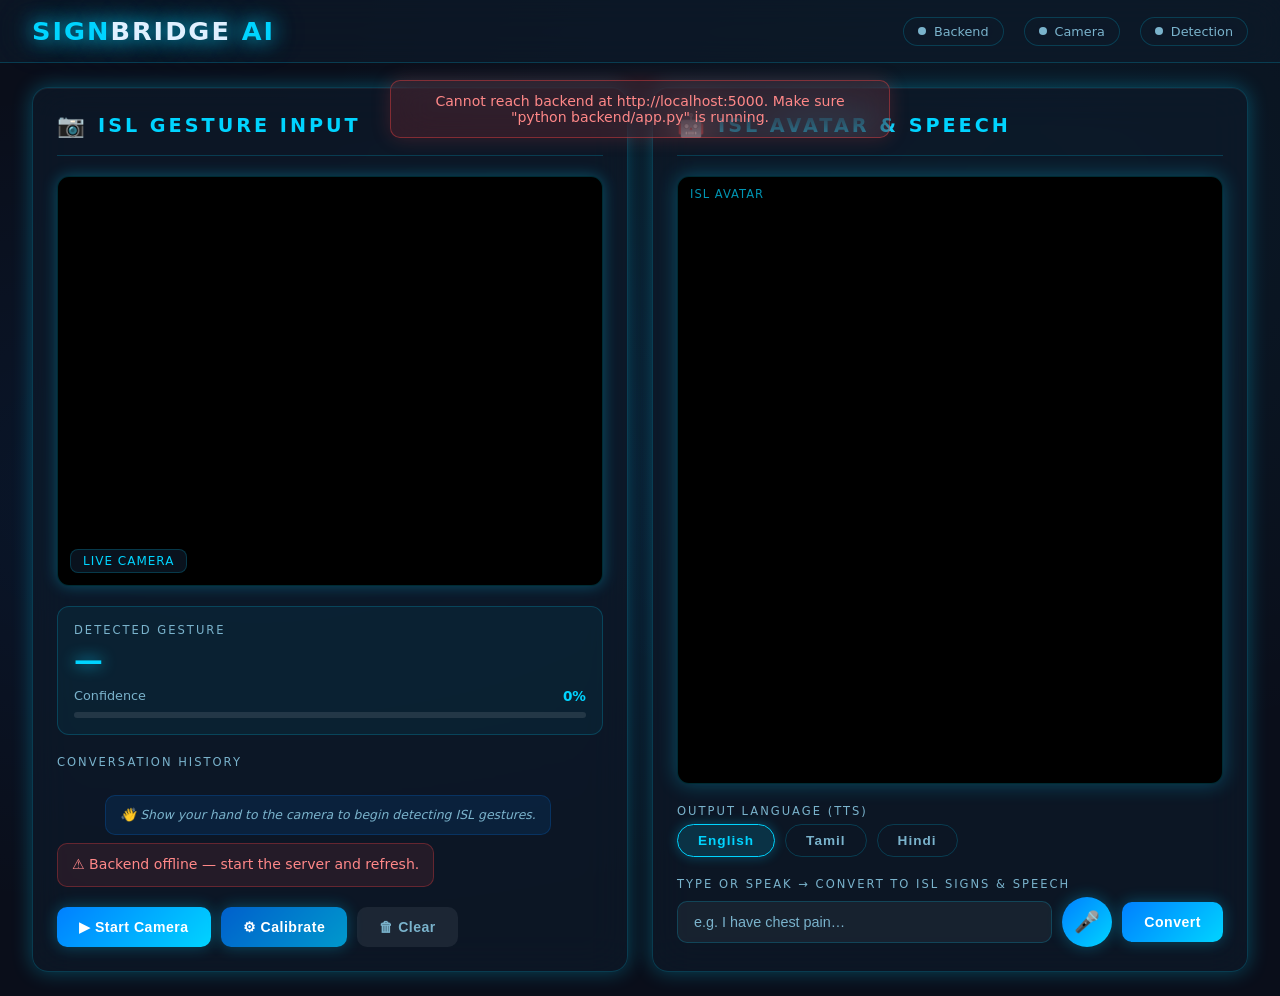
<file: frontend/index.html>
<!DOCTYPE html>
<html lang="en">
<head>
  <meta charset="UTF-8" />
  <meta name="viewport" content="width=device-width, initial-scale=1.0" />
  <title>SignBridge AI — ISL ↔ Speech</title>
  <link rel="stylesheet" href="style.css" />
</head>
<body>

  <!-- Loading overlay (shown while backend + camera initialise) -->
  <div class="loading-overlay visible" id="loadingOverlay">
    <div class="loading-spinner"></div>
    <p class="loading-text" id="loadingText">Connecting to backend…</p>
  </div>

  <!-- Error banner (transient messages) -->
  <div class="error-banner" id="errorBanner"></div>

  <!-- ── Header ──────────────────────────────────────────────────────── -->
  <header>
    <div class="logo">SIGN<span>BRIDGE</span> AI</div>
    <div class="header-status">
      <div class="status-indicator">
        <div class="status-dot" id="dotBackend"></div>
        <span>Backend</span>
      </div>
      <div class="status-indicator">
        <div class="status-dot" id="dotCamera"></div>
        <span>Camera</span>
      </div>
      <div class="status-indicator">
        <div class="status-dot" id="dotDetecting"></div>
        <span>Detection</span>
      </div>
    </div>
  </header>

  <!-- ── Main two-column layout ──────────────────────────────────────── -->
  <main class="container">

    <!-- LEFT PANEL: Camera feed + gesture detection -->
    <section class="panel">
      <div class="panel-title">
        <span class="icon">📷</span> ISL Gesture Input
      </div>

      <!-- Camera + landmark overlay -->
      <div class="video-container">
        <video id="videoFeed" autoplay muted playsinline></video>
        <canvas id="overlayCanvas"></canvas>
        <span class="video-overlay-label">Live Camera</span>
      </div>

      <!-- Prediction card -->
      <div class="prediction-display">
        <div class="section-label">Detected Gesture</div>
        <div class="prediction-label" id="predictionLabel">—</div>
        <div class="prediction-meta">
          <span class="confidence-label">Confidence</span>
          <span class="confidence-value" id="confidenceValue">0%</span>
        </div>
        <div class="confidence-bar-track">
          <div class="confidence-bar-fill" id="confidenceBar"></div>
        </div>
      </div>

      <!-- Conversation log -->
      <div class="section-label">Conversation History</div>
      <div class="chat-history" id="chatHistory">
        <div class="chat-message system">
          👋 Show your hand to the camera to begin detecting ISL gestures.
        </div>
      </div>

      <!-- Camera controls -->
      <div style="display:flex;gap:10px;flex-wrap:wrap;">
        <button class="btn btn-primary" id="btnStartCamera">▶ Start Camera</button>
        <button class="btn btn-primary" id="btnCalibrate"
                style="background:linear-gradient(135deg,#0060cc,#0099cc);">
          ⚙ Calibrate
        </button>
        <button class="btn btn-primary" id="btnClearChat"
                style="background:rgba(255,255,255,0.07);color:var(--text-secondary);box-shadow:none;">
          🗑 Clear
        </button>
      </div>
    </section>

    <!-- RIGHT PANEL: Avatar + text/speech input -->
    <section class="panel">
      <div class="panel-title">
        <span class="icon">🤖</span> ISL Avatar &amp; Speech
      </div>

      <!-- Avatar canvas -->
      <div class="avatar-container">
        <canvas id="avatarCanvas"></canvas>
        <span class="avatar-label">ISL Avatar</span>
      </div>

      <!-- Language selector -->
      <div>
        <div class="section-label">Output Language (TTS)</div>
        <div class="lang-selector">
          <button class="lang-btn active" data-lang="en">English</button>
          <button class="lang-btn" data-lang="ta">Tamil</button>
          <button class="lang-btn" data-lang="hi">Hindi</button>
        </div>
      </div>

      <!-- Text input + mic + send -->
      <div>
        <div class="section-label">Type or Speak → Convert to ISL Signs &amp; Speech</div>
        <div class="input-group">
          <input
            type="text"
            class="text-input"
            id="textInput"
            placeholder="e.g. I have chest pain…"
            autocomplete="off"
          />
          <button class="mic-btn" id="micBtn" title="Voice Input">🎤</button>
          <button class="btn btn-primary" id="sendBtn">Convert</button>
        </div>
      </div>

      <!-- Listening indicator -->
      <div class="listening-indicator" id="listeningIndicator">
        <div class="listening-bars">
          <div class="listening-bar"></div>
          <div class="listening-bar"></div>
          <div class="listening-bar"></div>
          <div class="listening-bar"></div>
          <div class="listening-bar"></div>
        </div>
        <span>Listening…</span>
      </div>

      <!-- NLP result tokens -->
      <div id="tokenDisplay" style="display:none;">
        <div class="section-label">ISL Tokens</div>
        <div id="tokenList"
             style="display:flex;gap:8px;flex-wrap:wrap;margin-top:4px;"></div>
      </div>
    </section>

  </main>

  <!-- Scripts (order matters: speech + avatar before app) -->
  <script src="avatar.js"></script>
  <script src="speech.js"></script>
  <script src="app.js"></script>
</body>
</html>
</file>
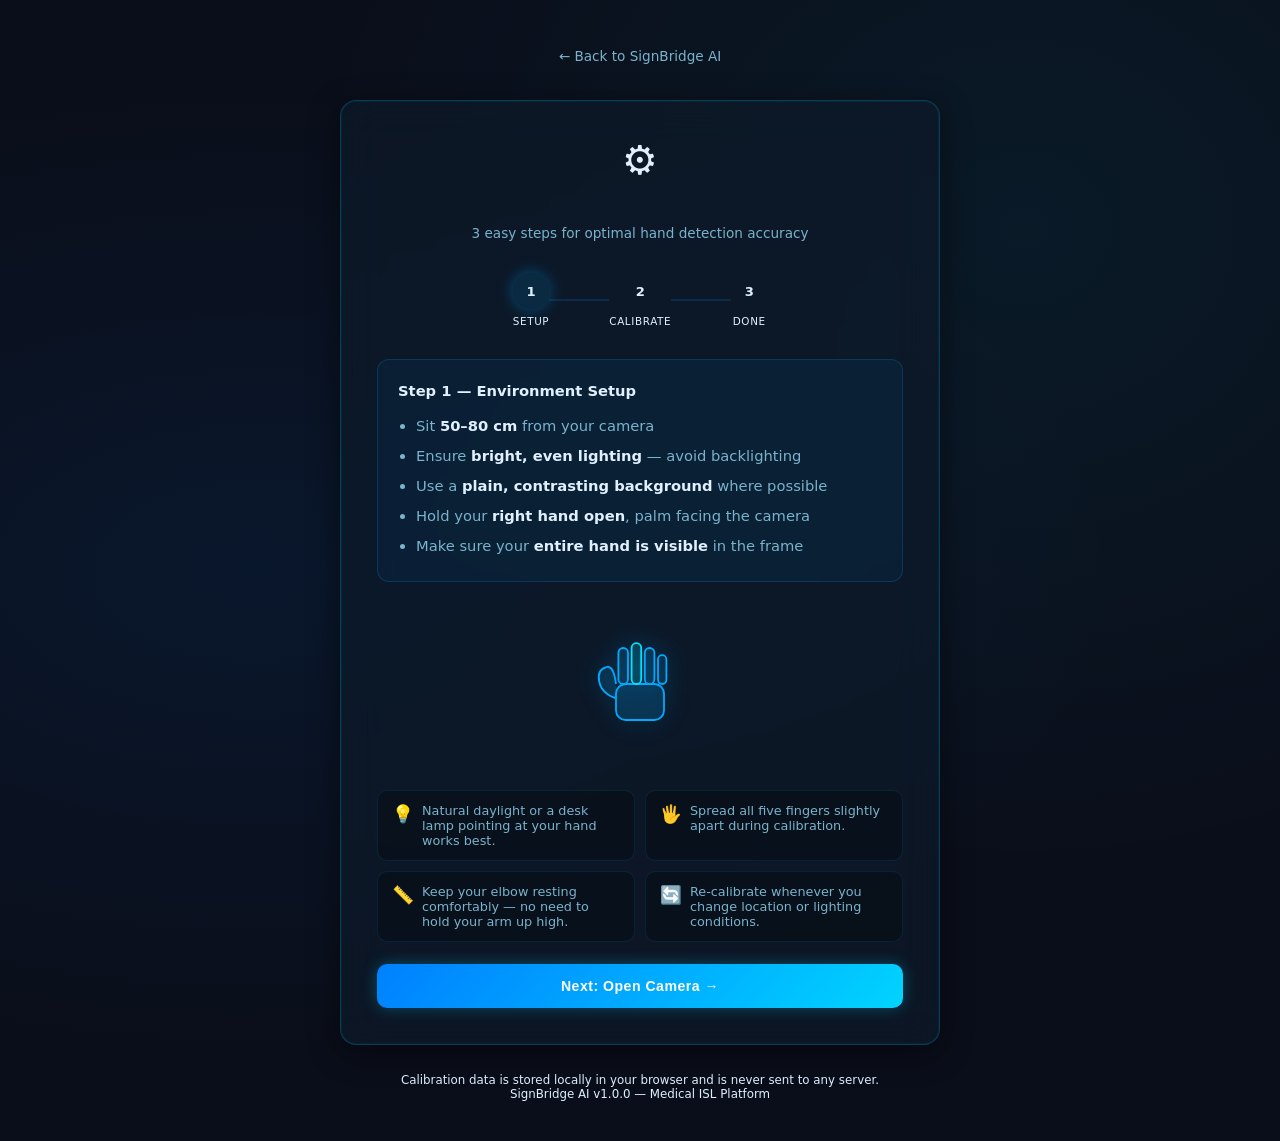
<file: frontend/calibration.html>
<!DOCTYPE html>
<html lang="en">
<head>
  <meta charset="UTF-8" />
  <meta name="viewport" content="width=device-width, initial-scale=1.0" />
  <title>SignBridge AI — Camera Calibration</title>
  <link rel="stylesheet" href="style.css" />
  <style>
    .calib-page {
      min-height: 100vh;
      display: flex;
      flex-direction: column;
      align-items: center;
      justify-content: flex-start;
      padding: 40px 20px;
      gap: 28px;
    }

    .calib-card {
      width: 100%;
      max-width: 600px;
      background: var(--glass-bg);
      backdrop-filter: blur(20px);
      -webkit-backdrop-filter: blur(20px);
      border: 1px solid var(--glass-border);
      border-radius: var(--panel-radius);
      padding: 36px;
      box-shadow:
        0 8px 32px rgba(0,0,0,0.45),
        0 0 0 1px rgba(0,170,255,0.08) inset;
      position: relative;
      overflow: hidden;
    }

    .calib-card::before {
      content: '';
      position: absolute;
      top: 0; left: 0; right: 0;
      height: 1px;
      background: linear-gradient(90deg, transparent, var(--neon-blue), transparent);
      opacity: 0.6;
    }

    .calib-header {
      text-align: center;
      margin-bottom: 32px;
    }

    .calib-logo {
      font-size: 2.5rem;
      margin-bottom: 10px;
      animation: float 3s ease-in-out infinite;
    }

    .calib-title {
      font-size: 1.4rem;
      font-weight: 700;
      background: linear-gradient(90deg, var(--neon-blue), var(--neon-cyan));
      -webkit-background-clip: text;
      -webkit-text-fill-color: transparent;
      background-clip: text;
      margin-bottom: 6px;
    }

    .calib-subtitle {
      font-size: 0.85rem;
      color: var(--text-secondary);
    }

    .step-indicators {
      display: flex;
      align-items: center;
      justify-content: center;
      gap: 0;
      margin-bottom: 32px;
    }

    .step-circle {
      width: 36px;
      height: 36px;
      border-radius: 50%;
      display: flex;
      align-items: center;
      justify-content: center;
      font-size: 0.82rem;
      font-weight: 700;
      border: 2px solid var(--text-dim);
      color: var(--text-dim);
      transition: all var(--transition-med);
      position: relative;
      z-index: 1;
      background: var(--navy-dark);
    }

    .step-circle.active {
      border-color: var(--neon-blue);
      color: var(--neon-blue);
      box-shadow: 0 0 16px rgba(0,170,255,0.40);
      background: rgba(0,170,255,0.12);
    }

    .step-circle.completed {
      border-color: var(--success);
      color: var(--success);
      background: rgba(0,255,136,0.12);
    }

    .step-connector {
      flex: 1;
      max-width: 60px;
      height: 2px;
      background: rgba(0,170,255,0.15);
      transition: background var(--transition-med);
    }

    .step-connector.completed {
      background: var(--success);
      box-shadow: 0 0 6px rgba(0,255,136,0.35);
    }

    .step-label {
      font-size: 0.65rem;
      color: var(--text-dim);
      text-align: center;
      margin-top: 6px;
      text-transform: uppercase;
      letter-spacing: 0.06em;
    }

    .step-wrap {
      display: flex;
      flex-direction: column;
      align-items: center;
    }

    .step-content {
      display: none;
      flex-direction: column;
      gap: 22px;
      animation: fade-in 0.35s ease both;
    }

    .step-content.active {
      display: flex;
    }

    .instruction-box {
      background: rgba(0,170,255,0.06);
      border: 1px solid rgba(0,170,255,0.18);
      border-radius: 12px;
      padding: 18px 20px;
      line-height: 1.7;
      color: var(--text-secondary);
      font-size: 0.92rem;
    }

    .instruction-box strong {
      color: var(--text-primary);
    }

    .instruction-box ul {
      margin-top: 10px;
      padding-left: 18px;
    }

    .instruction-box li {
      margin-bottom: 5px;
    }

    .hand-diagram {
      text-align: center;
      padding: 20px;
    }

    .hand-diagram svg {
      width: 120px;
      height: 120px;
      filter: drop-shadow(0 0 12px rgba(0,170,255,0.45));
    }

    .live-feed-container {
      position: relative;
      width: 100%;
      aspect-ratio: 4/3;
      border-radius: 14px;
      overflow: hidden;
      border: 2px solid var(--glass-border);
      background: #010913;
      box-shadow: 0 0 24px rgba(0,170,255,0.12), 0 4px 16px rgba(0,0,0,0.50);
      transition: border-color var(--transition-med), box-shadow var(--transition-med);
    }

    .live-feed-container.active {
      border-color: var(--neon-blue);
      box-shadow: 0 0 32px rgba(0,170,255,0.22), 0 4px 20px rgba(0,0,0,0.55);
    }

    #calibFeed {
      width: 100%;
      height: 100%;
      object-fit: cover;
      transform: scaleX(-1);
      display: block;
    }

    .countdown-wrap {
      display: flex;
      flex-direction: column;
      align-items: center;
      gap: 14px;
    }

    .countdown-text {
      font-size: 0.85rem;
      color: var(--text-secondary);
      text-align: center;
    }

    .sample-count {
      font-size: 0.8rem;
      color: var(--neon-blue);
      font-family: var(--font-mono);
      font-weight: 600;
    }

    .success-container {
      display: flex;
      flex-direction: column;
      align-items: center;
      gap: 18px;
      text-align: center;
      padding: 20px 0;
    }

    .success-emoji {
      font-size: 4.5rem;
      animation: bounce-in 0.6s cubic-bezier(0.34,1.56,0.64,1) both;
    }

    .success-title {
      font-size: 1.3rem;
      font-weight: 700;
      color: var(--success);
      text-shadow: 0 0 18px rgba(0,255,136,0.40);
    }

    .success-description {
      font-size: 0.88rem;
      color: var(--text-secondary);
      max-width: 380px;
      line-height: 1.65;
    }

    .accuracy-badge {
      display: flex;
      align-items: center;
      gap: 10px;
      padding: 12px 20px;
      background: rgba(0,255,136,0.10);
      border: 1px solid rgba(0,255,136,0.30);
      border-radius: 12px;
    }

    .accuracy-value {
      font-size: 1.6rem;
      font-weight: 700;
      color: var(--success);
      font-family: var(--font-mono);
    }

    .accuracy-label {
      font-size: 0.78rem;
      color: var(--text-secondary);
    }

    .back-link {
      display: inline-flex;
      align-items: center;
      gap: 7px;
      color: var(--text-secondary);
      font-size: 0.85rem;
      text-decoration: none;
      padding: 8px 0;
      transition: color var(--transition-fast);
    }

    .back-link:hover {
      color: var(--neon-blue);
    }

    .tips-grid {
      display: grid;
      grid-template-columns: 1fr 1fr;
      gap: 10px;
    }

    .tip-card {
      background: rgba(0,0,0,0.25);
      border: 1px solid rgba(0,170,255,0.12);
      border-radius: 10px;
      padding: 12px 14px;
      font-size: 0.80rem;
      color: var(--text-secondary);
      display: flex;
      gap: 8px;
      align-items: flex-start;
    }

    .tip-card-icon {
      font-size: 1.1rem;
      flex-shrink: 0;
      margin-top: 1px;
    }

    @media (max-width: 480px) {
      .calib-card { padding: 22px 16px; }
      .tips-grid  { grid-template-columns: 1fr; }
    }
  </style>
</head>
<body>

  <div class="calib-page">

    <!-- Back link -->
    <a href="index.html" class="back-link" aria-label="Back to main application">
      ← Back to SignBridge AI
    </a>

    <!-- Main Calibration Card -->
    <div class="calib-card" role="main">

      <!-- Header -->
      <div class="calib-header">
        <div class="calib-logo" aria-hidden="true">⚙️</div>
        <h1 class="calib-title">Camera Calibration</h1>
        <p class="calib-subtitle">3 easy steps for optimal hand detection accuracy</p>
      </div>

      <!-- Step Indicators -->
      <div class="step-indicators" role="progressbar" aria-label="Calibration steps" aria-valuenow="1" aria-valuemin="1" aria-valuemax="3">
        <div class="step-wrap">
          <div class="step-circle active" id="stepCircle1" aria-label="Step 1: Instructions">1</div>
          <div class="step-label">Setup</div>
        </div>
        <div class="step-connector" id="connector12"></div>
        <div class="step-wrap">
          <div class="step-circle" id="stepCircle2" aria-label="Step 2: Calibrate">2</div>
          <div class="step-label">Calibrate</div>
        </div>
        <div class="step-connector" id="connector23"></div>
        <div class="step-wrap">
          <div class="step-circle" id="stepCircle3" aria-label="Step 3: Complete">3</div>
          <div class="step-label">Done</div>
        </div>
      </div>

      <!-- ── STEP 1: Instructions ── -->
      <div id="stepContent1" class="step-content active">
        <div class="instruction-box">
          <strong>Step 1 — Environment Setup</strong>
          <ul>
            <li>Sit <strong>50–80 cm</strong> from your camera</li>
            <li>Ensure <strong>bright, even lighting</strong> — avoid backlighting</li>
            <li>Use a <strong>plain, contrasting background</strong> where possible</li>
            <li>Hold your <strong>right hand open</strong>, palm facing the camera</li>
            <li>Make sure your <strong>entire hand is visible</strong> in the frame</li>
          </ul>
        </div>

        <div class="hand-diagram" aria-hidden="true">
          <svg viewBox="0 0 100 100" fill="none" xmlns="http://www.w3.org/2000/svg">
            <!-- Palm -->
            <rect x="30" y="50" width="40" height="30" rx="8" fill="rgba(0,170,255,0.15)" stroke="#00aaff" stroke-width="1.5"/>
            <!-- Thumb -->
            <path d="M30 62 Q18 58 16 48 Q14 38 22 36 Q28 34 30 50" fill="rgba(0,170,255,0.12)" stroke="#00aaff" stroke-width="1.5"/>
            <!-- Index -->
            <rect x="32" y="20" width="8" height="30" rx="4" fill="rgba(0,170,255,0.12)" stroke="#00aaff" stroke-width="1.5"/>
            <!-- Middle -->
            <rect x="43" y="16" width="8" height="34" rx="4" fill="rgba(0,229,255,0.15)" stroke="#00e5ff" stroke-width="1.5"/>
            <!-- Ring -->
            <rect x="54" y="20" width="8" height="30" rx="4" fill="rgba(0,170,255,0.12)" stroke="#00aaff" stroke-width="1.5"/>
            <!-- Pinky -->
            <rect x="65" y="26" width="7" height="24" rx="3.5" fill="rgba(0,170,255,0.10)" stroke="#00aaff" stroke-width="1.5"/>
          </svg>
        </div>

        <div class="tips-grid">
          <div class="tip-card">
            <span class="tip-card-icon">💡</span>
            <span>Natural daylight or a desk lamp pointing at your hand works best.</span>
          </div>
          <div class="tip-card">
            <span class="tip-card-icon">🖐️</span>
            <span>Spread all five fingers slightly apart during calibration.</span>
          </div>
          <div class="tip-card">
            <span class="tip-card-icon">📏</span>
            <span>Keep your elbow resting comfortably — no need to hold your arm up high.</span>
          </div>
          <div class="tip-card">
            <span class="tip-card-icon">🔄</span>
            <span>Re-calibrate whenever you change location or lighting conditions.</span>
          </div>
        </div>

        <button id="goStep2Btn" class="btn btn-primary" style="width:100%;justify-content:center;padding:14px;">
          Next: Open Camera →
        </button>
      </div>

      <!-- ── STEP 2: Live Camera + Countdown ── -->
      <div id="stepContent2" class="step-content">
        <div class="instruction-box">
          <strong>Step 2 — Hold Still</strong><br>
          Position your open hand in the centre of the frame and keep it still while we sample 30 frames.
        </div>

        <div class="live-feed-container" id="liveFeedContainer">
          <video id="calibFeed" autoplay muted playsinline aria-label="Calibration camera feed"></video>
        </div>

        <div class="countdown-wrap">
          <div class="countdown-ring" aria-label="Calibration countdown timer">
            <svg width="80" height="80">
              <circle class="countdown-bg" cx="40" cy="40" r="34"
                stroke-dasharray="213.6" stroke-dashoffset="0" />
              <circle class="countdown-fg" id="calibCircle" cx="40" cy="40" r="34"
                stroke-dasharray="213.6" stroke-dashoffset="213.6" />
            </svg>
            <div class="countdown-number" id="calibNum">30</div>
          </div>
          <div class="countdown-text" id="calibStatus">
            Press <strong>Start</strong> when your hand is positioned.
          </div>
          <div class="sample-count" id="sampleCount">Samples: 0 / 30</div>
        </div>

        <div class="progress-bar-wrap">
          <div id="calibFill" class="progress-bar-fill" style="width:0%"></div>
        </div>

        <button id="startCalibBtn" class="btn btn-primary" style="width:100%;justify-content:center;padding:14px;">
          ▶ Start Calibration
        </button>
        <button id="backStep1Btn" class="btn btn-secondary" style="width:100%;justify-content:center;">
          ← Back
        </button>
      </div>

      <!-- ── STEP 3: Success ── -->
      <div id="stepContent3" class="step-content">
        <div class="success-container">
          <div class="success-emoji" role="img" aria-label="Calibration successful">✅</div>
          <h2 class="success-title">Calibration Complete!</h2>
          <p class="success-description">
            Your camera baseline has been saved. SignBridge AI will now deliver
            improved hand detection accuracy tailored to your environment.
          </p>
          <div class="accuracy-badge">
            <div>
              <div class="accuracy-value" id="accuracyDisplay">98%</div>
              <div class="accuracy-label">Estimated Accuracy</div>
            </div>
            <div style="color:var(--success);font-size:1.8rem;">📈</div>
          </div>
        </div>

        <div class="btn-row" style="flex-direction:column;gap:10px;">
          <a href="index.html" class="btn btn-success" style="width:100%;justify-content:center;padding:14px;text-decoration:none;">
            🚀 Start Using SignBridge AI
          </a>
          <button id="recalibrateBtn" class="btn btn-secondary" style="width:100%;justify-content:center;">
            🔄 Re-calibrate
          </button>
        </div>
      </div>

    </div>

    <!-- Footer note -->
    <p style="font-size:0.74rem;color:var(--text-dim);text-align:center;max-width:500px;">
      Calibration data is stored locally in your browser and is never sent to any server.
      <br>SignBridge AI v1.0.0 — Medical ISL Platform
    </p>

  </div><!-- end calib-page -->

  <!-- Toast Container -->
  <div id="toastContainer" class="toast-container" aria-live="polite"></div>

  <script>
    /* ── Calibration Page Script ── */
    const calibState = {
      stream:         null,
      countdown:      null,
      timeLeft:       30,
      samplesTaken:   0,
      totalSamples:   30,
    };

    const circumference = 213.6;

    /* DOM refs */
    const stepCircles   = [1,2,3].map(i => document.getElementById(`stepCircle${i}`));
    const connectors    = [
      document.getElementById('connector12'),
      document.getElementById('connector23'),
    ];
    const stepContents  = [1,2,3].map(i => document.getElementById(`stepContent${i}`));
    const calibFeed     = document.getElementById('calibFeed');
    const calibCircle   = document.getElementById('calibCircle');
    const calibNum      = document.getElementById('calibNum');
    const calibFill     = document.getElementById('calibFill');
    const calibStatus   = document.getElementById('calibStatus');
    const sampleCount   = document.getElementById('sampleCount');
    const liveFeedCont  = document.getElementById('liveFeedContainer');
    const accuracyDisp  = document.getElementById('accuracyDisplay');

    function goStep(n) {
      stepContents.forEach((s, i) => {
        s.classList.toggle('active', i + 1 === n);
      });
      stepCircles.forEach((c, i) => {
        c.classList.toggle('active',    i + 1 === n);
        c.classList.toggle('completed', i + 1 < n);
      });
      connectors.forEach((c, i) => {
        c.classList.toggle('completed', i + 1 < n);
      });
    }

    /* Step 1 → 2 */
    document.getElementById('goStep2Btn').addEventListener('click', async () => {
      goStep(2);
      await startCalibCamera();
    });

    /* Step 2 back */
    document.getElementById('backStep1Btn').addEventListener('click', () => {
      stopCalibCamera();
      goStep(1);
    });

    /* Start calibration countdown */
    document.getElementById('startCalibBtn').addEventListener('click', () => {
      document.getElementById('startCalibBtn').disabled = true;
      calibState.timeLeft    = calibState.totalSamples;
      calibState.samplesTaken = 0;
      liveFeedCont.classList.add('active');
      calibStatus.textContent = 'Sampling hand position…';

      calibState.countdown = setInterval(() => {
        calibState.timeLeft--;
        calibState.samplesTaken++;

        const progress = calibState.samplesTaken / calibState.totalSamples;
        const offset   = circumference * (1 - progress);
        calibCircle.style.strokeDashoffset = offset;
        calibNum.textContent   = calibState.timeLeft;
        calibFill.style.width  = `${progress * 100}%`;
        sampleCount.textContent = `Samples: ${calibState.samplesTaken} / ${calibState.totalSamples}`;

        if (calibState.timeLeft <= 0) {
          clearInterval(calibState.countdown);
          stopCalibCamera();
          accuracyDisp.textContent = `${92 + Math.floor(Math.random() * 7)}%`;
          goStep(3);
        }
      }, 1000);
    });

    /* Re-calibrate */
    document.getElementById('recalibrateBtn').addEventListener('click', () => {
      calibState.timeLeft    = 30;
      calibState.samplesTaken = 0;
      calibCircle.style.strokeDashoffset = circumference;
      calibNum.textContent   = '30';
      calibFill.style.width  = '0%';
      sampleCount.textContent = 'Samples: 0 / 30';
      calibStatus.textContent = 'Press Start when your hand is positioned.';
      document.getElementById('startCalibBtn').disabled = false;
      goStep(2);
      startCalibCamera();
    });

    /* Camera helpers */
    async function startCalibCamera() {
      try {
        const stream = await navigator.mediaDevices.getUserMedia({ video: { facingMode: 'user' } });
        calibState.stream = stream;
        calibFeed.srcObject = stream;
      } catch (err) {
        showToast('Could not access camera: ' + err.message, 'error');
      }
    }

    function stopCalibCamera() {
      if (calibState.stream) {
        calibState.stream.getTracks().forEach(t => t.stop());
        calibState.stream = null;
        calibFeed.srcObject = null;
      }
      liveFeedCont.classList.remove('active');
    }

    /* Toast */
    function showToast(message, type = 'info', duration = 3200) {
      const container = document.getElementById('toastContainer');
      if (!container) return;
      const icons = { info:'ℹ️', success:'✅', warning:'⚠️', error:'❌' };
      const toast = document.createElement('div');
      toast.className = `toast ${type}`;
      toast.innerHTML = `<span class="toast-icon">${icons[type]||'ℹ️'}</span><span>${message}</span>`;
      container.appendChild(toast);
      setTimeout(() => {
        toast.classList.add('hiding');
        setTimeout(() => toast.remove(), 400);
      }, duration);
    }
  </script>

</body>
</html>
</file>
<file: frontend/style.css>
/* SignBridge AI - style.css */
:root {
  --bg-primary: #0a0e1a;
  --bg-secondary: #0d1b2a;
  --accent-cyan: #00d4ff;
  --accent-blue: #0080ff;
  --accent-glow: rgba(0,212,255,0.3);
  --glass-bg: rgba(13,27,42,0.7);
  --glass-border: rgba(0,212,255,0.2);
  --text-primary: #e0f0ff;
  --text-secondary: #7ab3cc;
  --success: #00ff88;
  --warning: #ffcc00;
  --error: #ff4444;
  --panel-radius: 16px;
  --transition: 0.3s ease;
}

*, *::before, *::after { box-sizing: border-box; margin: 0; padding: 0; }

html { font-size: 16px; scroll-behavior: smooth; }

body {
  background: var(--bg-primary);
  color: var(--text-primary);
  font-family: 'Segoe UI', system-ui, sans-serif;
  min-height: 100vh;
  overflow-x: hidden;
  background-image:
    radial-gradient(ellipse at 20% 50%, rgba(0,128,255,0.08) 0%, transparent 60%),
    radial-gradient(ellipse at 80% 20%, rgba(0,212,255,0.06) 0%, transparent 50%);
}

/* Scrollbar */
::-webkit-scrollbar { width: 6px; }
::-webkit-scrollbar-track { background: var(--bg-secondary); }
::-webkit-scrollbar-thumb { background: var(--accent-blue); border-radius: 3px; }
::-webkit-scrollbar-thumb:hover { background: var(--accent-cyan); }

/* Header */
header {
  display: flex;
  align-items: center;
  justify-content: space-between;
  padding: 16px 32px;
  background: var(--glass-bg);
  backdrop-filter: blur(20px);
  border-bottom: 1px solid var(--glass-border);
  position: sticky;
  top: 0;
  z-index: 100;
}

.logo {
  font-size: 1.6rem;
  font-weight: 700;
  letter-spacing: 2px;
  color: var(--accent-cyan);
  text-shadow: 0 0 20px var(--accent-cyan), 0 0 40px rgba(0,212,255,0.4);
}

.logo span { color: var(--text-primary); }

.header-status { display: flex; gap: 20px; align-items: center; }

.status-indicator {
  display: flex;
  align-items: center;
  gap: 8px;
  font-size: 0.8rem;
  color: var(--text-secondary);
  padding: 6px 14px;
  background: var(--glass-bg);
  border: 1px solid var(--glass-border);
  border-radius: 20px;
  backdrop-filter: blur(10px);
}

.status-dot {
  width: 8px;
  height: 8px;
  border-radius: 50%;
  background: var(--text-secondary);
  transition: var(--transition);
}
.status-dot.active { background: var(--success); box-shadow: 0 0 8px var(--success); animation: pulse-dot 2s infinite; }
.status-dot.detecting { background: var(--warning); box-shadow: 0 0 8px var(--warning); }
.status-dot.listening { background: var(--accent-cyan); box-shadow: 0 0 8px var(--accent-cyan); animation: pulse-dot 1s infinite; }

@keyframes pulse-dot {
  0%, 100% { opacity: 1; }
  50% { opacity: 0.4; }
}

/* Main Container */
.container {
  display: grid;
  grid-template-columns: 1fr 1fr;
  gap: 24px;
  padding: 24px 32px;
  max-width: 1600px;
  margin: 0 auto;
  min-height: calc(100vh - 74px);
}

/* Panel */
.panel {
  background: var(--glass-bg);
  backdrop-filter: blur(20px);
  border: 1px solid var(--glass-border);
  border-radius: var(--panel-radius);
  padding: 24px;
  display: flex;
  flex-direction: column;
  gap: 20px;
  box-shadow: 0 0 20px var(--accent-glow), inset 0 1px 0 rgba(255,255,255,0.05);
  transition: box-shadow var(--transition);
}

.panel:hover { box-shadow: 0 0 30px rgba(0,212,255,0.4), inset 0 1px 0 rgba(255,255,255,0.07); }

.panel-title {
  font-size: 1.2rem;
  font-weight: 600;
  color: var(--accent-cyan);
  text-transform: uppercase;
  letter-spacing: 3px;
  display: flex;
  align-items: center;
  gap: 10px;
  padding-bottom: 16px;
  border-bottom: 1px solid var(--glass-border);
}

.panel-title .icon { font-size: 1.4rem; }

/* Video Feed */
.video-container {
  position: relative;
  border-radius: 12px;
  overflow: hidden;
  background: #000;
  border: 1px solid var(--glass-border);
  box-shadow: 0 0 15px var(--accent-glow);
  aspect-ratio: 4/3;
}

#videoFeed {
  width: 100%;
  height: 100%;
  object-fit: cover;
  display: block;
  transform: scaleX(-1);
}

#overlayCanvas {
  position: absolute;
  top: 0; left: 0;
  width: 100%; height: 100%;
  pointer-events: none;
  transform: scaleX(-1);
}

.video-overlay-label {
  position: absolute;
  bottom: 12px;
  left: 12px;
  background: var(--glass-bg);
  backdrop-filter: blur(10px);
  border: 1px solid var(--glass-border);
  border-radius: 8px;
  padding: 4px 12px;
  font-size: 0.75rem;
  color: var(--accent-cyan);
  text-transform: uppercase;
  letter-spacing: 1px;
}

/* Prediction Display */
.prediction-display {
  background: rgba(0,212,255,0.05);
  border: 1px solid var(--glass-border);
  border-radius: 12px;
  padding: 16px;
}

.prediction-label {
  font-size: 1.8rem;
  font-weight: 700;
  color: var(--accent-cyan);
  text-shadow: 0 0 15px var(--accent-cyan);
  min-height: 2.2rem;
  transition: var(--transition);
}

.prediction-meta {
  display: flex;
  justify-content: space-between;
  align-items: center;
  margin-top: 10px;
}

.confidence-label { font-size: 0.8rem; color: var(--text-secondary); }
.confidence-value { font-size: 0.85rem; color: var(--accent-cyan); font-weight: 600; }

.confidence-bar-track {
  height: 6px;
  background: rgba(255,255,255,0.1);
  border-radius: 3px;
  overflow: hidden;
  margin-top: 8px;
}

.confidence-bar-fill {
  height: 100%;
  width: 0%;
  background: linear-gradient(90deg, var(--accent-blue), var(--accent-cyan));
  border-radius: 3px;
  transition: width 0.4s cubic-bezier(0.4,0,0.2,1);
  box-shadow: 0 0 8px var(--accent-cyan);
}

/* Language Selector */
.lang-selector {
  display: flex;
  gap: 10px;
  flex-wrap: wrap;
}

.lang-btn {
  padding: 8px 20px;
  background: transparent;
  border: 1px solid var(--glass-border);
  border-radius: 20px;
  color: var(--text-secondary);
  font-size: 0.85rem;
  font-weight: 600;
  letter-spacing: 1px;
  cursor: pointer;
  transition: all var(--transition);
}

.lang-btn:hover {
  border-color: var(--accent-cyan);
  color: var(--accent-cyan);
  box-shadow: 0 0 10px rgba(0,212,255,0.2);
}

.lang-btn.active {
  background: rgba(0,212,255,0.15);
  border-color: var(--accent-cyan);
  color: var(--accent-cyan);
  box-shadow: 0 0 12px rgba(0,212,255,0.3);
}

/* Chat History */
.chat-history {
  flex: 1;
  max-height: 200px;
  overflow-y: auto;
  display: flex;
  flex-direction: column;
  gap: 8px;
  padding-right: 4px;
}

.chat-message {
  padding: 10px 14px;
  border-radius: 10px;
  font-size: 0.88rem;
  line-height: 1.5;
  animation: slideIn 0.3s ease;
  max-width: 90%;
}

@keyframes slideIn {
  from { opacity: 0; transform: translateY(8px); }
  to   { opacity: 1; transform: translateY(0); }
}

.chat-message.detected {
  background: rgba(0,212,255,0.1);
  border: 1px solid rgba(0,212,255,0.2);
  color: var(--text-primary);
  align-self: flex-start;
}

.chat-message.system {
  background: rgba(0,128,255,0.1);
  border: 1px solid rgba(0,128,255,0.2);
  color: var(--text-secondary);
  align-self: center;
  font-size: 0.78rem;
  font-style: italic;
}

.chat-message.error {
  background: rgba(255,68,68,0.1);
  border: 1px solid rgba(255,68,68,0.3);
  color: #ff8888;
  align-self: flex-start;
}

/* Text Input Area */
.input-group {
  display: flex;
  gap: 10px;
  align-items: center;
}

.text-input {
  flex: 1;
  background: rgba(255,255,255,0.05);
  border: 1px solid var(--glass-border);
  border-radius: 10px;
  padding: 12px 16px;
  color: var(--text-primary);
  font-size: 0.9rem;
  outline: none;
  transition: all var(--transition);
}

.text-input::placeholder { color: var(--text-secondary); }

.text-input:focus {
  border-color: var(--accent-cyan);
  box-shadow: 0 0 12px rgba(0,212,255,0.2);
  background: rgba(0,212,255,0.05);
}

.btn {
  padding: 12px 22px;
  border: none;
  border-radius: 10px;
  font-size: 0.88rem;
  font-weight: 600;
  cursor: pointer;
  transition: all var(--transition);
  letter-spacing: 0.5px;
}

.btn-primary {
  background: linear-gradient(135deg, var(--accent-blue), var(--accent-cyan));
  color: #fff;
  box-shadow: 0 0 15px rgba(0,212,255,0.3);
}

.btn-primary:hover {
  box-shadow: 0 0 25px rgba(0,212,255,0.5);
  transform: translateY(-1px);
}

.btn-primary:active { transform: translateY(0); }

/* Mic Button */
.mic-btn {
  width: 50px;
  height: 50px;
  border-radius: 50%;
  background: linear-gradient(135deg, var(--accent-blue), var(--accent-cyan));
  border: none;
  color: #fff;
  font-size: 1.3rem;
  cursor: pointer;
  display: flex;
  align-items: center;
  justify-content: center;
  transition: all var(--transition);
  box-shadow: 0 0 15px rgba(0,212,255,0.3);
  flex-shrink: 0;
}

.mic-btn:hover { box-shadow: 0 0 25px rgba(0,212,255,0.6); transform: scale(1.05); }

.mic-btn.listening {
  background: linear-gradient(135deg, #ff4444, #ff8800);
  box-shadow: 0 0 20px rgba(255,68,68,0.5);
  animation: pulse 1.2s infinite;
}

@keyframes pulse {
  0%   { box-shadow: 0 0 0 0 rgba(0,212,255,0.6); }
  70%  { box-shadow: 0 0 0 16px rgba(0,212,255,0); }
  100% { box-shadow: 0 0 0 0 rgba(0,212,255,0); }
}

/* Avatar Canvas */
.avatar-container {
  border-radius: 12px;
  overflow: hidden;
  border: 1px solid var(--glass-border);
  box-shadow: 0 0 20px var(--accent-glow);
  background: #000;
  position: relative;
  flex: 1;
  min-height: 250px;
}

#avatarCanvas {
  width: 100%;
  height: 100%;
  display: block;
}

.avatar-label {
  position: absolute;
  top: 10px;
  left: 12px;
  font-size: 0.72rem;
  color: var(--accent-cyan);
  text-transform: uppercase;
  letter-spacing: 1px;
  opacity: 0.7;
}

/* Listening indicator */
.listening-indicator {
  display: none;
  align-items: center;
  gap: 10px;
  padding: 10px 16px;
  background: rgba(0,212,255,0.08);
  border: 1px solid rgba(0,212,255,0.2);
  border-radius: 10px;
  font-size: 0.85rem;
  color: var(--accent-cyan);
}

.listening-indicator.visible { display: flex; }

.listening-bars {
  display: flex;
  gap: 3px;
  align-items: flex-end;
  height: 18px;
}

.listening-bar {
  width: 3px;
  background: var(--accent-cyan);
  border-radius: 2px;
  animation: bar-bounce 1s infinite ease-in-out;
}

.listening-bar:nth-child(1) { animation-delay: 0s;    height: 6px; }
.listening-bar:nth-child(2) { animation-delay: 0.15s; height: 14px; }
.listening-bar:nth-child(3) { animation-delay: 0.3s;  height: 10px; }
.listening-bar:nth-child(4) { animation-delay: 0.45s; height: 18px; }
.listening-bar:nth-child(5) { animation-delay: 0.6s;  height: 8px; }

@keyframes bar-bounce {
  0%, 100% { transform: scaleY(0.4); }
  50%       { transform: scaleY(1); }
}

/* Typing effect */
.typing-text::after {
  content: '|';
  animation: blink 0.8s step-end infinite;
  color: var(--accent-cyan);
}

@keyframes blink {
  0%, 100% { opacity: 1; }
  50%       { opacity: 0; }
}

/* Error Banner */
.error-banner {
  display: none;
  position: fixed;
  top: 80px;
  left: 50%;
  transform: translateX(-50%);
  background: rgba(255,68,68,0.15);
  border: 1px solid rgba(255,68,68,0.4);
  backdrop-filter: blur(20px);
  border-radius: 10px;
  padding: 12px 24px;
  color: #ff8888;
  font-size: 0.88rem;
  z-index: 200;
  max-width: 500px;
  text-align: center;
  box-shadow: 0 0 20px rgba(255,68,68,0.2);
  animation: fadeIn 0.3s ease;
}

.error-banner.visible { display: block; }

@keyframes fadeIn {
  from { opacity: 0; transform: translateX(-50%) translateY(-10px); }
  to   { opacity: 1; transform: translateX(-50%) translateY(0); }
}

/* Loading Overlay */
.loading-overlay {
  display: none;
  position: fixed;
  inset: 0;
  background: rgba(10,14,26,0.85);
  backdrop-filter: blur(10px);
  z-index: 300;
  align-items: center;
  justify-content: center;
  flex-direction: column;
  gap: 20px;
}

.loading-overlay.visible { display: flex; }

.loading-spinner {
  width: 48px;
  height: 48px;
  border: 3px solid rgba(0,212,255,0.2);
  border-top-color: var(--accent-cyan);
  border-radius: 50%;
  animation: spin 0.9s linear infinite;
}

@keyframes spin { to { transform: rotate(360deg); } }

.loading-text { color: var(--text-secondary); font-size: 0.9rem; letter-spacing: 1px; }

/* Skeleton */
.skeleton {
  background: linear-gradient(90deg, rgba(255,255,255,0.04) 25%, rgba(255,255,255,0.1) 50%, rgba(255,255,255,0.04) 75%);
  background-size: 200% 100%;
  animation: skeleton-shimmer 1.5s infinite;
  border-radius: 6px;
}

@keyframes skeleton-shimmer {
  0%   { background-position: 200% 0; }
  100% { background-position: -200% 0; }
}

/* Section Label */
.section-label {
  font-size: 0.72rem;
  text-transform: uppercase;
  letter-spacing: 2px;
  color: var(--text-secondary);
  margin-bottom: 6px;
}

/* Responsive */
@media (max-width: 900px) {
  .container { grid-template-columns: 1fr; padding: 16px; gap: 16px; }
  header { padding: 12px 16px; }
  .logo { font-size: 1.2rem; }
  .header-status { gap: 10px; }
  .status-indicator { padding: 4px 10px; font-size: 0.72rem; }
}

@media (max-width: 480px) {
  .panel { padding: 16px; gap: 14px; }
  .prediction-label { font-size: 1.4rem; }
  .header-status .status-indicator:not(:first-child) { display: none; }
}
</file>
